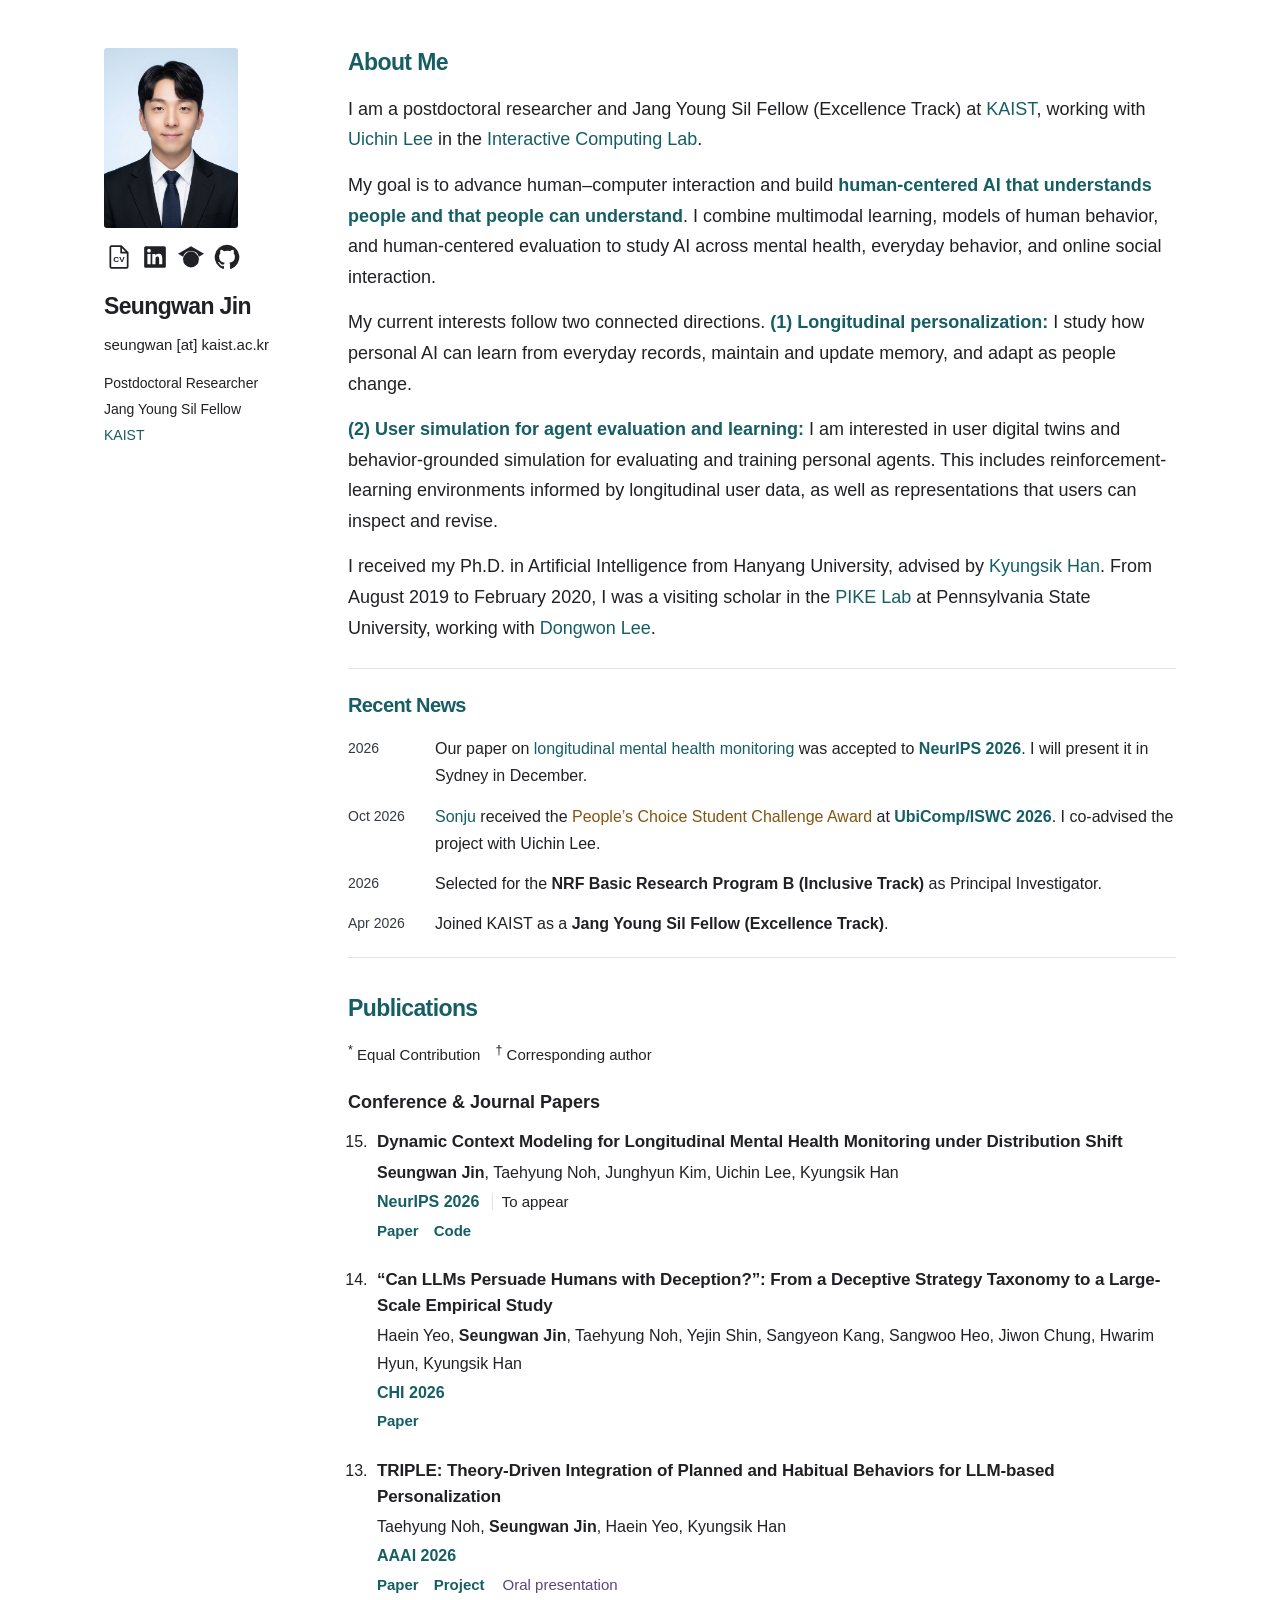
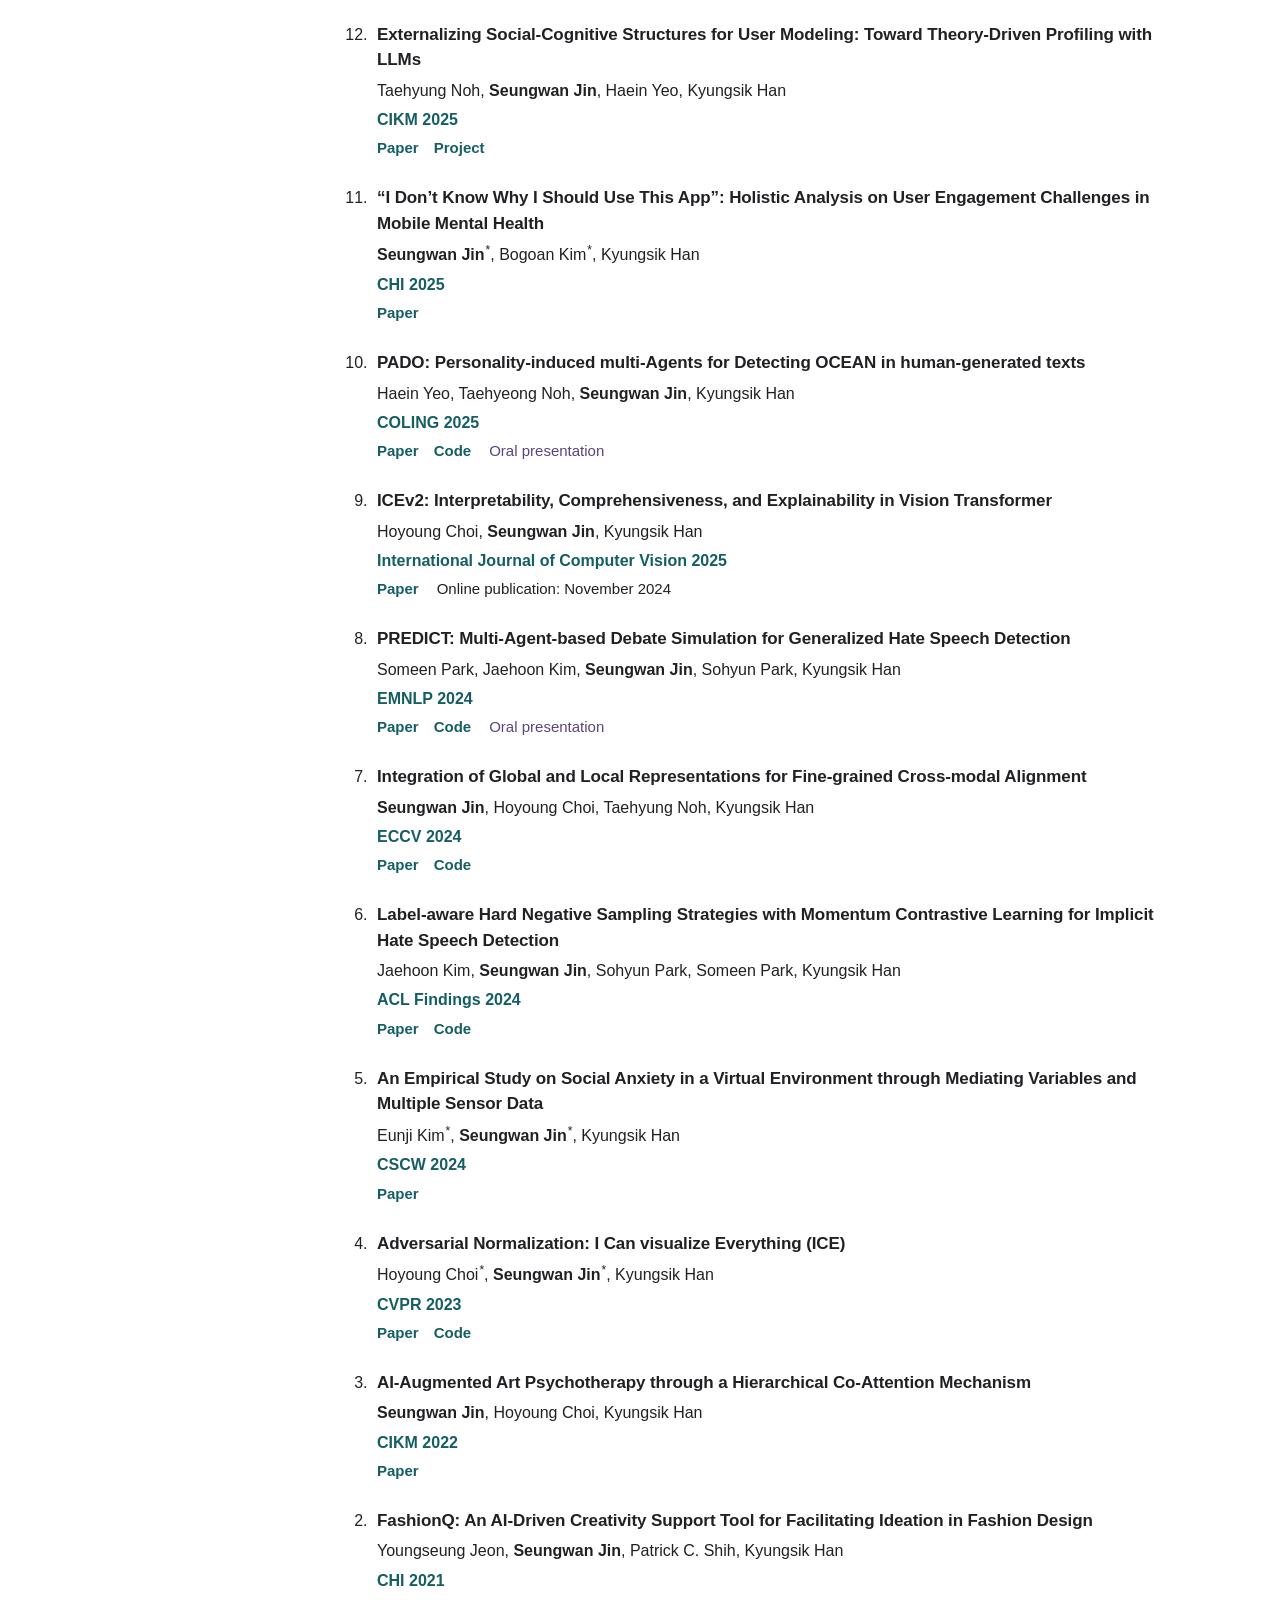
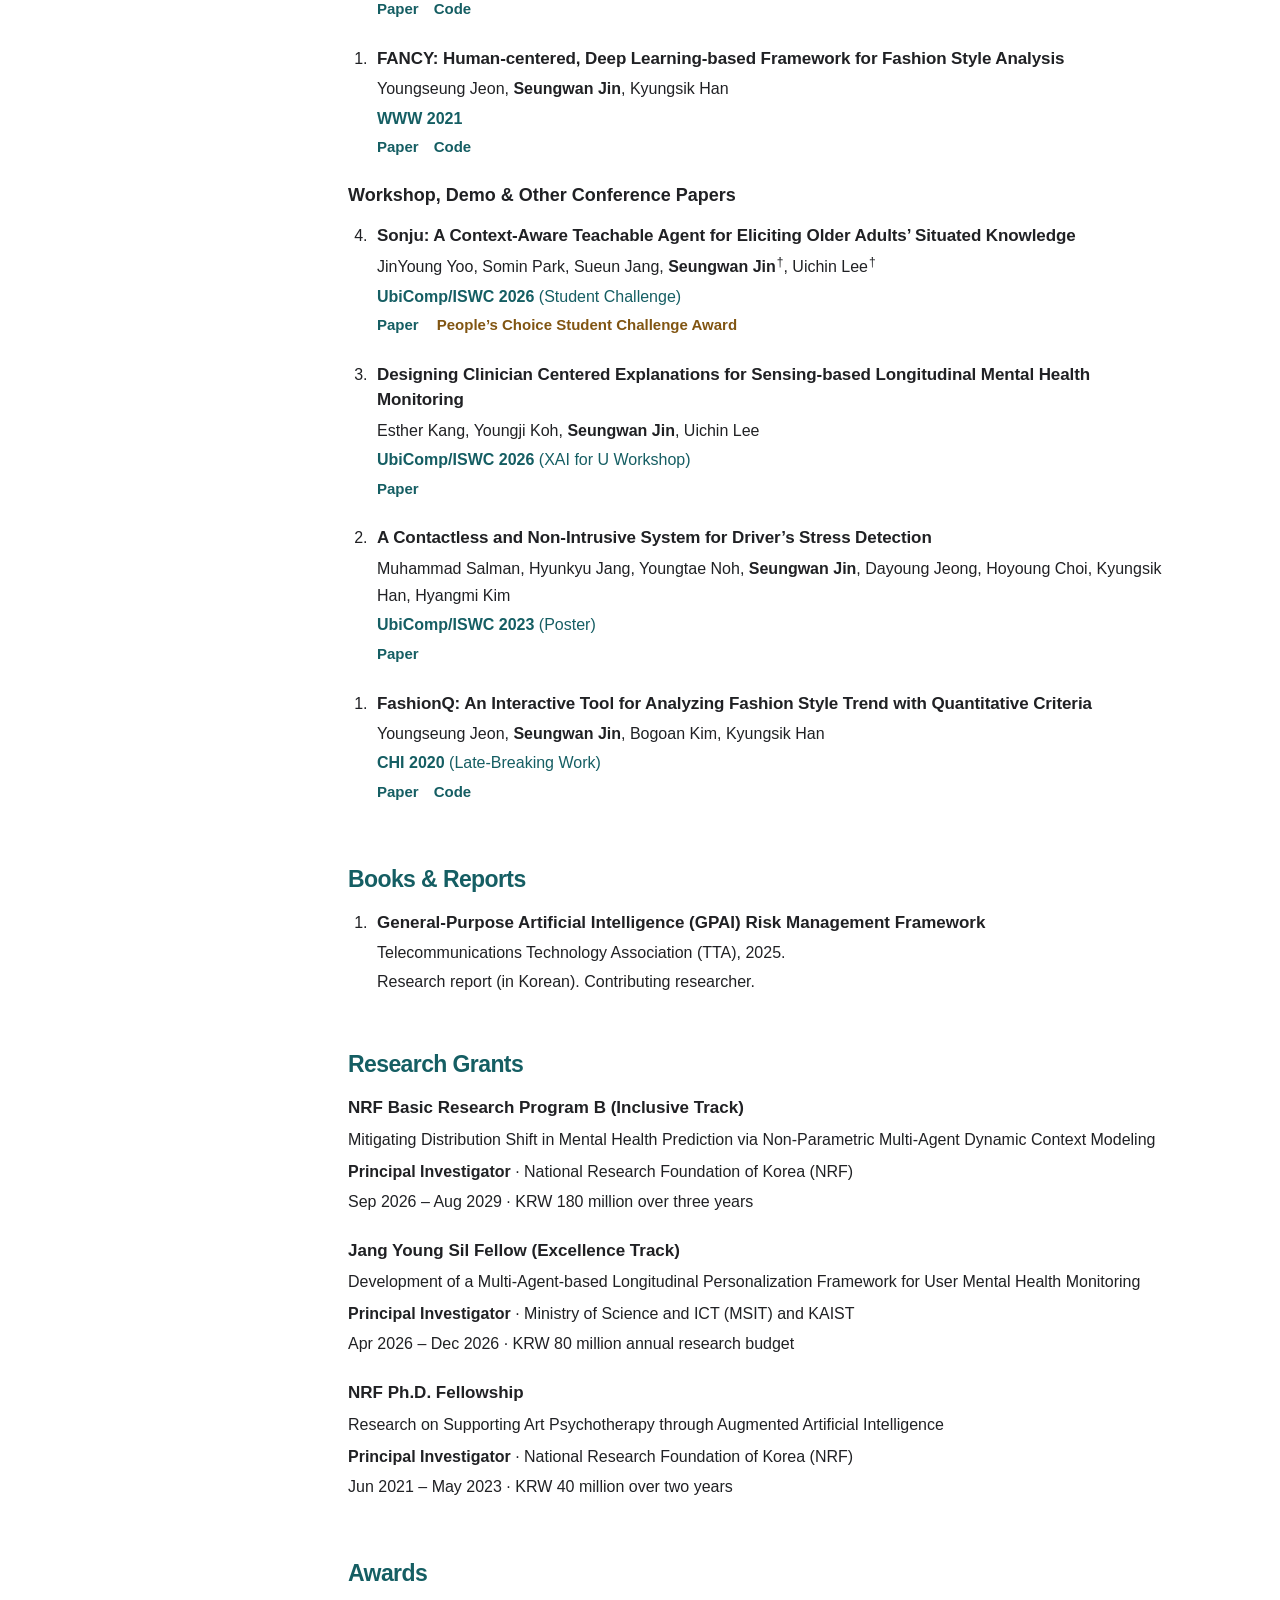
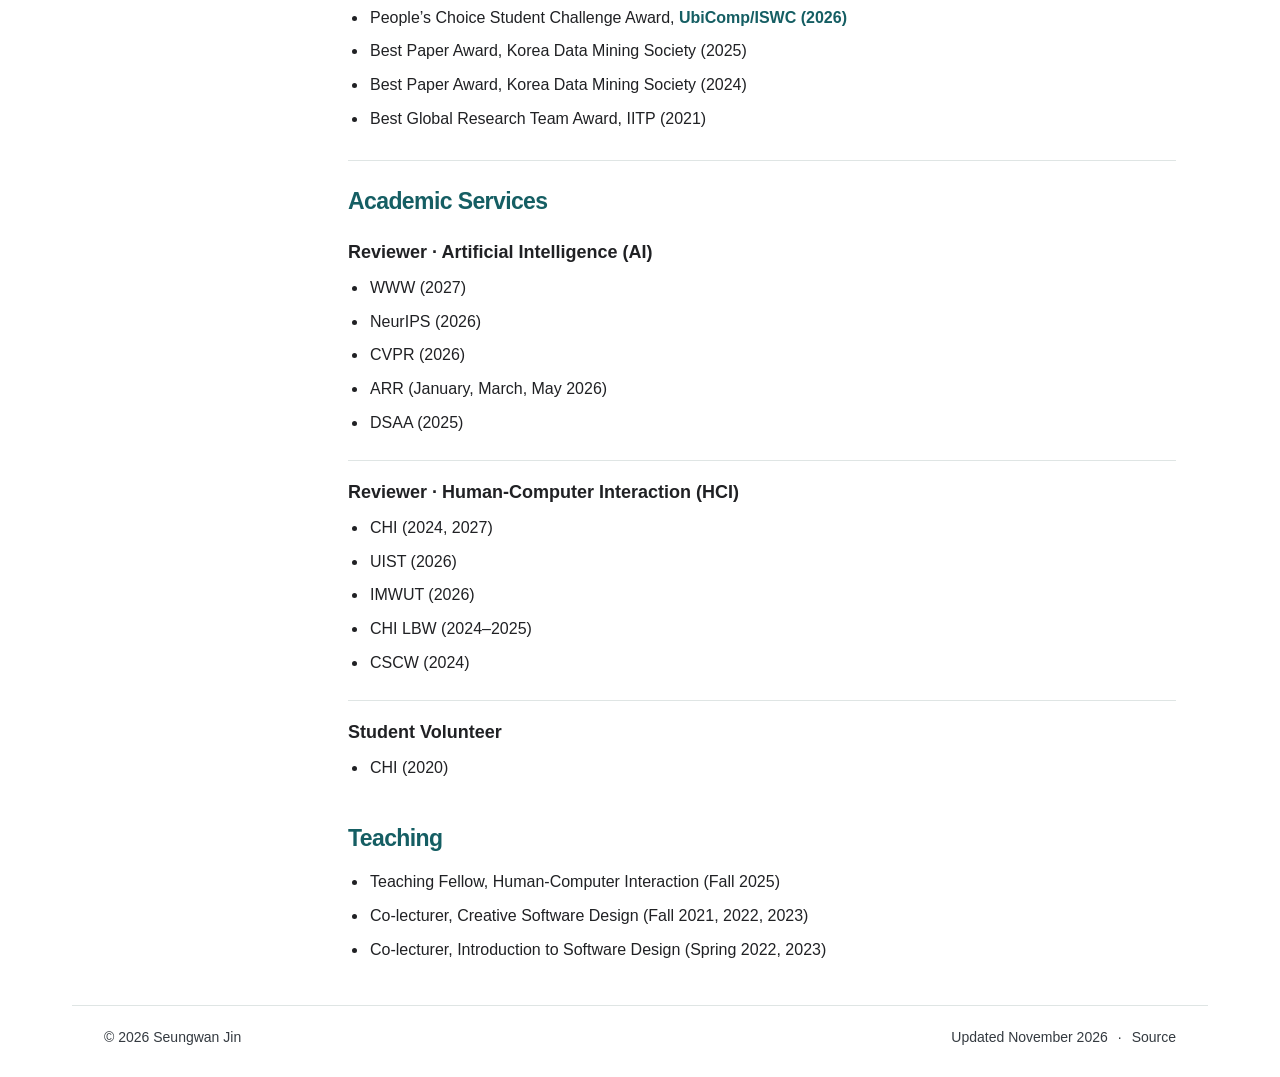
<file: index.html>
<!doctype html>
<html lang="en">
<head>
  <meta charset="utf-8">
  <meta name="viewport" content="width=device-width, initial-scale=1">
  <title>Seungwan Jin | Human-Centered AI · KAIST</title>
  <meta name="description" content="Seungwan Jin is a postdoctoral researcher and Jang Young Sil Fellow at KAIST. His research spans longitudinal personalization, digital health, multimodal AI, and human–AI interaction.">
  <meta name="theme-color" content="#155e63">
  <link rel="canonical" href="https://seun9wanjin.github.io/">
  <meta property="og:type" content="profile">
  <meta property="og:title" content="Seungwan Jin | Human-Centered AI">
  <meta property="og:description" content="Postdoctoral Researcher and Jang Young Sil Fellow at KAIST. Longitudinal personalization, digital health, and human–AI interaction.">
  <meta property="og:url" content="https://seun9wanjin.github.io/">
  <meta property="og:image" content="https://seun9wanjin.github.io/assets/images/seungwan-jin-formal.png">
  <meta name="twitter:card" content="summary">
  <link rel="icon" href="assets/favicon.svg" type="image/svg+xml">
  <link rel="stylesheet" href="assets/style.css?v=f862e1166808">
  <script type="application/ld+json">{"@context":"https://schema.org","@type":"Person","name":"Seungwan Jin","url":"https://seun9wanjin.github.io/","image":"https://seun9wanjin.github.io/assets/images/seungwan-jin-formal.png","jobTitle":"Postdoctoral Researcher","affiliation":{"@type":"Organization","name":"KAIST"},"email":"seungwan@kaist.ac.kr","sameAs":["https://scholar.google.com/citations?user=OYYoqS0AAAAJ","https://github.com/seun9wanjin","https://www.linkedin.com/in/seungwanjin/"]}</script>
</head>
<body>
<a class="skip-link" href="#main">Skip to content</a>
<main id="main" class="wrap page-layout">
<aside class="profile-sidebar" aria-label="Profile">
  <img class="profile-photo" src="assets/images/seungwan-jin-formal.png" width="893" height="1200" alt="Seungwan Jin" fetchpriority="high">
  <div class="profile-icons" aria-label="Contact and profiles">
    <a href="assets/docs/CV-Seungwan-Jin.pdf?v=61e14e675741" aria-label="Curriculum vitae" title="Curriculum vitae"><svg viewBox="0 0 24 24" aria-hidden="true"><path d="M14 2H5a1 1 0 0 0-1 1v18a1 1 0 0 0 1 1h14a1 1 0 0 0 1-1V8zM14 2v6h6" fill="none" stroke="currentColor" stroke-width="1.6" stroke-linejoin="round"/><text x="12" y="17" font-size="7.5" font-family="Arial,sans-serif" font-weight="700" text-anchor="middle" fill="currentColor">CV</text></svg></a>
    <a href="https://www.linkedin.com/in/seungwanjin/" aria-label="LinkedIn" title="LinkedIn"><svg viewBox="0 0 24 24" aria-hidden="true" fill="currentColor"><path d="M20.45 2H3.55C2.69 2 2 2.68 2 3.52v16.96C2 21.32 2.69 22 3.55 22h16.9c.86 0 1.55-.68 1.55-1.52V3.52C22 2.68 21.31 2 20.45 2ZM7.93 18.75H4.98V9.2h2.95v9.55ZM6.45 7.9a1.71 1.71 0 1 1 0-3.42 1.71 1.71 0 0 1 0 3.42Zm12.3 10.85H15.8V14.1c0-1.11-.02-2.54-1.55-2.54-1.55 0-1.79 1.21-1.79 2.46v4.73H9.52V9.2h2.82v1.31h.04c.39-.74 1.35-1.52 2.79-1.52 2.98 0 3.53 1.96 3.53 4.51v5.25Z"/></svg></a>
    <a href="https://scholar.google.com/citations?user=OYYoqS0AAAAJ" aria-label="Google Scholar" title="Google Scholar"><svg viewBox="0 0 24 24" aria-hidden="true" fill="currentColor"><path d="M12 2 0 9l4.7 2.75A7.3 7.3 0 0 1 12 6.7a7.3 7.3 0 0 1 7.3 5.05L24 9 12 2Z"/><circle cx="12" cy="14.3" r="7.3"/><path d="M8.3 14.3h7.4M12 10.6v7.4" stroke="white" stroke-width="0"/></svg></a>
    <a href="https://github.com/seun9wanjin" aria-label="GitHub" title="GitHub"><svg viewBox="0 0 24 24" aria-hidden="true" fill="currentColor"><path d="M12 .8a11.4 11.4 0 0 0-3.6 22.2c.57.1.78-.25.78-.55v-2.12c-3.18.69-3.85-1.35-3.85-1.35-.52-1.32-1.27-1.67-1.27-1.67-1.04-.71.08-.7.08-.7 1.15.08 1.76 1.18 1.76 1.18 1.02 1.75 2.67 1.25 3.32.96.1-.74.4-1.25.73-1.54-2.54-.29-5.21-1.27-5.21-5.66 0-1.25.45-2.27 1.18-3.07-.12-.29-.51-1.45.11-3.03 0 0 .96-.31 3.14 1.17A10.9 10.9 0 0 1 12 6.24c.97 0 1.95.13 2.86.38 2.18-1.48 3.14-1.17 3.14-1.17.62 1.58.23 2.74.11 3.03.73.8 1.18 1.82 1.18 3.07 0 4.4-2.68 5.37-5.23 5.65.41.36.78 1.05.78 2.12v3.13c0 .31.2.66.79.55A11.4 11.4 0 0 0 12 .8Z"/></svg></a>
  </div>
  <div class="profile-info"><h1>Seungwan Jin</h1><p class="profile-email">seungwan [at] kaist.ac.kr</p><p>Postdoctoral Researcher<br>Jang Young Sil Fellow<br><a href="https://www.kaist.ac.kr/en/">KAIST</a></p></div>
</aside>
<div class="main-content">
<section id="about" class="about" aria-labelledby="about-heading">
  <h2 id="about-heading">About Me</h2>
  <p>I am a postdoctoral researcher and Jang Young Sil Fellow (Excellence Track) at <a href="https://www.kaist.ac.kr/en/">KAIST</a>, working with <a href="https://ic.kaist.ac.kr/">Uichin Lee</a> in the <a href="https://ic.kaist.ac.kr/">Interactive Computing Lab</a>.</p>
  <p>My goal is to advance human–computer interaction and build <strong>human-centered AI that understands people and that people can understand</strong>. I combine multimodal learning, models of human behavior, and human-centered evaluation to study AI across mental health, everyday behavior, and online social interaction.</p>
  <p>My current interests follow two connected directions. <strong>(1) Longitudinal personalization:</strong> I study how personal AI can learn from everyday records, maintain and update memory, and adapt as people change.</p>
  <p><strong>(2) User simulation for agent evaluation and learning:</strong> I am interested in user digital twins and behavior-grounded simulation for evaluating and training personal agents. This includes reinforcement-learning environments informed by longitudinal user data, as well as representations that users can inspect and revise.</p>
  <p>I received my Ph.D. in Artificial Intelligence from Hanyang University, advised by <a href="https://hcc.hanyang.ac.kr/">Kyungsik Han</a>. From August 2019 to February 2020, I was a visiting scholar in the <a href="https://pike.psu.edu/">PIKE Lab</a> at Pennsylvania State University, working with <a href="https://pike.psu.edu/dongwon/">Dongwon Lee</a>.</p>
</section>

<section class="news" aria-labelledby="news-heading"><h2 id="news-heading">Recent News</h2><ul>
  <li><time datetime="2026">2026</time><p>Our paper on <a href="https://ic.kaist.ac.kr/publications/papers/jin2026dynamic.pdf">longitudinal mental health monitoring</a> was accepted to <span class="venue-year"><abbr title="Conference on Neural Information Processing Systems">NeurIPS</abbr> 2026</span>. I will present it in Sydney in December.</p></li>
  <li><time datetime="2026-10">Oct 2026</time><p><a href="https://ic.kaist.ac.kr/publications/papers/yoo2026sonju.pdf">Sonju</a> received the <a class="news-award" href="https://www.ubicomp.org/ubicomp-iswc-2026/awards-all/">People’s Choice Student Challenge Award</a> at <span class="venue-year"><abbr title="ACM International Joint Conference on Pervasive and Ubiquitous Computing and ACM International Symposium on Wearable Computing">UbiComp/ISWC</abbr> 2026</span>. I co-advised the project with Uichin Lee.</p></li>
  <li><time datetime="2026">2026</time><p>Selected for the <strong>NRF Basic Research Program B (Inclusive Track)</strong> as Principal Investigator.</p></li>
  <li><time datetime="2026-04">Apr 2026</time><p>Joined KAIST as a <strong>Jang Young Sil Fellow (Excellence Track)</strong>.</p></li>
</ul></section>

<section id="publications" class="section" aria-labelledby="publications-heading">
  <div class="section-heading"><h2 id="publications-heading">Publications</h2></div>
  <p class="publication-caption"><span><sup>*</sup> Equal Contribution</span> <span><sup>†</sup> Corresponding author</span></p>
  <h3 class="publication-group">Conference &amp; Journal Papers</h3>
  <ol id="publication-list" class="publication-list" reversed start="15"><li class="publication" id="paper-dycon">
      <h3>Dynamic Context Modeling for Longitudinal Mental Health Monitoring under Distribution Shift</h3><p class="authors"><strong>Seungwan Jin</strong>, Taehyung Noh, Junghyun Kim, Uichin Lee, Kyungsik Han</p>
      <p class="pub-venue"><span class="venue-year"><abbr title="Conference on Neural Information Processing Systems">NeurIPS</abbr> 2026</span> <span class="status">To appear</span></p>
      <div class="pub-bottom"><div class="pub-links"><a href="https://ic.kaist.ac.kr/publications/papers/jin2026dynamic.pdf">Paper</a> <a href="https://github.com/seun9wanjin/DyCon">Code</a></div></div>
    </li>
<li class="publication" id="paper-deceptive-persuasion">
      <h3>“Can LLMs Persuade Humans with Deception?”: From a Deceptive Strategy Taxonomy to a Large-Scale Empirical Study</h3><p class="authors">Haein Yeo, <strong>Seungwan Jin</strong>, Taehyung Noh, Yejin Shin, Sangyeon Kang, Sangwoo Heo, Jiwon Chung, Hwarim Hyun, Kyungsik Han</p>
      <p class="pub-venue"><span class="venue-year"><abbr title="ACM Conference on Human Factors in Computing Systems">CHI</abbr> 2026</span></p>
      <div class="pub-bottom"><div class="pub-links"><a href="https://doi.org/10.1145/3772318.3791188">Paper</a></div></div>
    </li>
<li class="publication" id="paper-triple-aaai">
      <h3>TRIPLE: Theory-Driven Integration of Planned and Habitual Behaviors for LLM-based Personalization</h3><p class="authors">Taehyung Noh, <strong>Seungwan Jin</strong>, Haein Yeo, Kyungsik Han</p>
      <p class="pub-venue"><span class="venue-year"><abbr title="AAAI Conference on Artificial Intelligence">AAAI</abbr> 2026</span></p>
      <div class="pub-bottom"><div class="pub-links"><a href="https://doi.org/10.1609/aaai.v40i21.38818">Paper</a> <a href="https://yestaehyung.github.io/aaai26-triple/">Project</a></div><span class="pub-note oral">Oral presentation</span></div>
    </li>
<li class="publication" id="paper-triple-cikm">
      <h3>Externalizing Social-Cognitive Structures for User Modeling: Toward Theory-Driven Profiling with LLMs</h3><p class="authors">Taehyung Noh, <strong>Seungwan Jin</strong>, Haein Yeo, Kyungsik Han</p>
      <p class="pub-venue"><span class="venue-year"><abbr title="ACM International Conference on Information and Knowledge Management">CIKM</abbr> 2025</span></p>
      <div class="pub-bottom"><div class="pub-links"><a href="https://doi.org/10.1145/3746252.3760965">Paper</a> <a href="https://yestaehyung.github.io/cikm25-triple/">Project</a></div></div>
    </li>
<li class="publication" id="paper-engagement">
      <h3>“I Don’t Know Why I Should Use This App”: Holistic Analysis on User Engagement Challenges in Mobile Mental Health</h3><p class="authors"><strong>Seungwan Jin</strong><sup>*</sup>, Bogoan Kim<sup>*</sup>, Kyungsik Han</p>
      <p class="pub-venue"><span class="venue-year"><abbr title="ACM Conference on Human Factors in Computing Systems">CHI</abbr> 2025</span></p>
      <div class="pub-bottom"><div class="pub-links"><a href="https://doi.org/10.1145/3706598.3713732">Paper</a></div></div>
    </li>
<li class="publication" id="paper-pado">
      <h3>PADO: Personality-induced multi-Agents for Detecting OCEAN in human-generated texts</h3><p class="authors">Haein Yeo, Taehyeong Noh, <strong>Seungwan Jin</strong>, Kyungsik Han</p>
      <p class="pub-venue"><span class="venue-year"><abbr title="International Conference on Computational Linguistics">COLING</abbr> 2025</span></p>
      <div class="pub-bottom"><div class="pub-links"><a href="https://aclanthology.org/2025.coling-main.382/">Paper</a> <a href="https://github.com/Hanyang-HCC-Lab/PADO">Code</a></div><span class="pub-note oral">Oral presentation</span></div>
    </li>
<li class="publication" id="paper-icev2">
      <h3>ICEv2: Interpretability, Comprehensiveness, and Explainability in Vision Transformer</h3><p class="authors">Hoyoung Choi, <strong>Seungwan Jin</strong>, Kyungsik Han</p>
      <p class="pub-venue"><span class="venue-year">International Journal of Computer Vision 2025</span></p>
      <div class="pub-bottom"><div class="pub-links"><a href="https://doi.org/10.1007/s11263-024-02290-6">Paper</a></div><span class="pub-note">Online publication: November 2024</span></div>
    </li>
<li class="publication" id="paper-predict">
      <h3>PREDICT: Multi-Agent-based Debate Simulation for Generalized Hate Speech Detection</h3><p class="authors">Someen Park, Jaehoon Kim, <strong>Seungwan Jin</strong>, Sohyun Park, Kyungsik Han</p>
      <p class="pub-venue"><span class="venue-year"><abbr title="Conference on Empirical Methods in Natural Language Processing">EMNLP</abbr> 2024</span></p>
      <div class="pub-bottom"><div class="pub-links"><a href="https://doi.org/10.18653/v1/2024.emnlp-main.1166">Paper</a> <a href="https://github.com/Hanyang-HCC-Lab/PREDICT">Code</a></div><span class="pub-note oral">Oral presentation</span></div>
    </li>
<li class="publication" id="paper-fashion-fine">
      <h3>Integration of Global and Local Representations for Fine-grained Cross-modal Alignment</h3><p class="authors"><strong>Seungwan Jin</strong>, Hoyoung Choi, Taehyung Noh, Kyungsik Han</p>
      <p class="pub-venue"><span class="venue-year"><abbr title="European Conference on Computer Vision">ECCV</abbr> 2024</span></p>
      <div class="pub-bottom"><div class="pub-links"><a href="https://doi.org/10.1007/978-3-031-73010-8_4">Paper</a> <a href="https://github.com/seun9wanjin/Fashion-FINE">Code</a></div></div>
    </li>
<li class="publication" id="paper-label-aware">
      <h3>Label-aware Hard Negative Sampling Strategies with Momentum Contrastive Learning for Implicit Hate Speech Detection</h3><p class="authors">Jaehoon Kim, <strong>Seungwan Jin</strong>, Sohyun Park, Someen Park, Kyungsik Han</p>
      <p class="pub-venue"><span class="venue-year"><abbr title="Findings of the Association for Computational Linguistics">ACL Findings</abbr> 2024</span></p>
      <div class="pub-bottom"><div class="pub-links"><a href="https://doi.org/10.18653/v1/2024.findings-acl.957">Paper</a> <a href="https://github.com/Hanyang-HCC-Lab/LAHN">Code</a></div></div>
    </li>
<li class="publication" id="paper-social-anxiety">
      <h3>An Empirical Study on Social Anxiety in a Virtual Environment through Mediating Variables and Multiple Sensor Data</h3><p class="authors">Eunji Kim<sup>*</sup>, <strong>Seungwan Jin</strong><sup>*</sup>, Kyungsik Han</p>
      <p class="pub-venue"><span class="venue-year"><abbr title="ACM Conference on Computer-Supported Cooperative Work and Social Computing">CSCW</abbr> 2024</span></p>
      <div class="pub-bottom"><div class="pub-links"><a href="https://doi.org/10.1145/3686977">Paper</a></div></div>
    </li>
<li class="publication" id="paper-ice">
      <h3>Adversarial Normalization: I Can visualize Everything (ICE)</h3><p class="authors">Hoyoung Choi<sup>*</sup>, <strong>Seungwan Jin</strong><sup>*</sup>, Kyungsik Han</p>
      <p class="pub-venue"><span class="venue-year"><abbr title="IEEE/CVF Conference on Computer Vision and Pattern Recognition">CVPR</abbr> 2023</span></p>
      <div class="pub-bottom"><div class="pub-links"><a href="https://doi.org/10.1109/CVPR52729.2023.01166">Paper</a> <a href="https://github.com/Hanyang-HCC-Lab/ICE">Code</a></div></div>
    </li>
<li class="publication" id="paper-art-therapy">
      <h3>AI-Augmented Art Psychotherapy through a Hierarchical Co-Attention Mechanism</h3><p class="authors"><strong>Seungwan Jin</strong>, Hoyoung Choi, Kyungsik Han</p>
      <p class="pub-venue"><span class="venue-year"><abbr title="ACM International Conference on Information and Knowledge Management">CIKM</abbr> 2022</span></p>
      <div class="pub-bottom"><div class="pub-links"><a href="https://doi.org/10.1145/3511808.3557542">Paper</a></div></div>
    </li>
<li class="publication" id="paper-fashionq">
      <h3>FashionQ: An AI-Driven Creativity Support Tool for Facilitating Ideation in Fashion Design</h3><p class="authors">Youngseung Jeon, <strong>Seungwan Jin</strong>, Patrick C. Shih, Kyungsik Han</p>
      <p class="pub-venue"><span class="venue-year"><abbr title="ACM Conference on Human Factors in Computing Systems">CHI</abbr> 2021</span></p>
      <div class="pub-bottom"><div class="pub-links"><a href="https://doi.org/10.1145/3411764.3445093">Paper</a> <a href="https://github.com/Hanyang-HCC-Lab/FashionQ">Code</a></div></div>
    </li>
<li class="publication" id="paper-fancy">
      <h3>FANCY: Human-centered, Deep Learning-based Framework for Fashion Style Analysis</h3><p class="authors">Youngseung Jeon, <strong>Seungwan Jin</strong>, Kyungsik Han</p>
      <p class="pub-venue"><span class="venue-year"><abbr title="The Web Conference">WWW</abbr> 2021</span></p>
      <div class="pub-bottom"><div class="pub-links"><a href="https://doi.org/10.1145/3442381.3449833">Paper</a> <a href="https://github.com/Hanyang-HCC-Lab/FashionQ">Code</a></div></div>
    </li></ol>
  <h3 class="publication-group">Workshop, Demo &amp; Other Conference Papers</h3>
  <ol id="companion-list" class="publication-list" reversed start="4"><li class="publication" id="paper-sonju">
      <h3>Sonju: A Context-Aware Teachable Agent for Eliciting Older Adults’ Situated Knowledge</h3><p class="authors">JinYoung Yoo, Somin Park, Sueun Jang, <strong>Seungwan Jin</strong><sup>†</sup>, Uichin Lee<sup>†</sup></p>
      <p class="pub-venue"><span class="venue-year"><abbr title="ACM International Joint Conference on Pervasive and Ubiquitous Computing and ACM International Symposium on Wearable Computing">UbiComp/ISWC</abbr> 2026 <span class="venue-track">(Student Challenge)</span></span></p>
      <div class="pub-bottom"><div class="pub-links"><a href="https://ic.kaist.ac.kr/publications/papers/yoo2026sonju.pdf">Paper</a></div><span class="pub-note award">People’s Choice Student Challenge Award</span></div>
    </li>
<li class="publication" id="paper-clinician-explanations">
      <h3>Designing Clinician Centered Explanations for Sensing-based Longitudinal Mental Health Monitoring</h3><p class="authors">Esther Kang, Youngji Koh, <strong>Seungwan Jin</strong>, Uichin Lee</p>
      <p class="pub-venue"><span class="venue-year"><abbr title="ACM International Joint Conference on Pervasive and Ubiquitous Computing and ACM International Symposium on Wearable Computing">UbiComp/ISWC</abbr> 2026 <span class="venue-track">(XAI for U Workshop)</span></span></p>
      <div class="pub-bottom"><div class="pub-links"><a href="https://ic.kaist.ac.kr/publications/papers/kang2026clinician.pdf">Paper</a></div></div>
    </li>
<li class="publication" id="paper-driver-stress">
      <h3>A Contactless and Non-Intrusive System for Driver’s Stress Detection</h3><p class="authors">Muhammad Salman, Hyunkyu Jang, Youngtae Noh, <strong>Seungwan Jin</strong>, Dayoung Jeong, Hoyoung Choi, Kyungsik Han, Hyangmi Kim</p>
      <p class="pub-venue"><span class="venue-year"><abbr title="ACM International Joint Conference on Pervasive and Ubiquitous Computing and ACM International Symposium on Wearable Computing">UbiComp/ISWC</abbr> 2023 <span class="venue-track">(Poster)</span></span></p>
      <div class="pub-bottom"><div class="pub-links"><a href="https://doi.org/10.1145/3594739.3610691">Paper</a></div></div>
    </li>
<li class="publication" id="paper-fashionq-lbw">
      <h3>FashionQ: An Interactive Tool for Analyzing Fashion Style Trend with Quantitative Criteria</h3><p class="authors">Youngseung Jeon, <strong>Seungwan Jin</strong>, Bogoan Kim, Kyungsik Han</p>
      <p class="pub-venue"><span class="venue-year"><abbr title="ACM Conference on Human Factors in Computing Systems">CHI</abbr> 2020 <span class="venue-track">(Late-Breaking Work)</span></span></p>
      <div class="pub-bottom"><div class="pub-links"><a href="https://doi.org/10.1145/3334480.3382978">Paper</a> <a href="https://github.com/Hanyang-HCC-Lab/FashionQ">Code</a></div></div>
    </li></ol>
</section>

<section id="books" class="section books" aria-labelledby="books-heading">
  <div class="section-heading"><h2 id="books-heading">Books &amp; Reports</h2></div>
  <ol class="book-list" reversed><li><h3><a href="https://astlyi.s3.ap-northeast-2.amazonaws.com/2025/TTA_%E1%84%87%E1%85%A5%E1%86%B7%E1%84%8B%E1%85%AD%E1%86%BC+%E1%84%8B%E1%85%B5%E1%86%AB%E1%84%80%E1%85%A9%E1%86%BC%E1%84%8C%E1%85%B5%E1%84%82%E1%85%B3%E1%86%BC+(GPAI)+%E1%84%8B%E1%85%B1%E1%84%92%E1%85%A5%E1%86%B7+%E1%84%80%E1%85%AA%E1%86%AB%E1%84%85%E1%85%B5+%E1%84%91%E1%85%B3%E1%84%85%E1%85%A6%E1%84%8B%E1%85%B5%E1%86%B7%E1%84%8B%E1%85%AF%E1%84%8F%E1%85%B3.pdf">General-Purpose Artificial Intelligence (GPAI) Risk Management Framework</a></h3><p>Telecommunications Technology Association (TTA), 2025.</p><p class="book-credit">Research report (in Korean). Contributing researcher.</p></li></ol>
</section>

<section id="grants" class="section grants" aria-labelledby="grants-heading">
  <div class="section-heading"><h2 id="grants-heading">Research Grants</h2></div>
  <ul class="grant-list"><li><h3>NRF Basic Research Program B (Inclusive Track)</h3><p class="grant-title">Mitigating Distribution Shift in Mental Health Prediction via Non-Parametric Multi-Agent Dynamic Context Modeling</p><p><strong>Principal Investigator</strong> · National Research Foundation of Korea (NRF)</p><p class="grant-details">Sep 2026 – Aug 2029 · KRW 180 million over three years</p></li>
<li><h3>Jang Young Sil Fellow (Excellence Track)</h3><p class="grant-title">Development of a Multi-Agent-based Longitudinal Personalization Framework for User Mental Health Monitoring</p><p><strong>Principal Investigator</strong> · Ministry of Science and ICT (MSIT) and KAIST</p><p class="grant-details">Apr 2026 – Dec 2026 · KRW 80 million annual research budget</p></li>
<li><h3>NRF Ph.D. Fellowship</h3><p class="grant-title">Research on Supporting Art Psychotherapy through Augmented Artificial Intelligence</p><p><strong>Principal Investigator</strong> · National Research Foundation of Korea (NRF)</p><p class="grant-details">Jun 2021 – May 2023 · KRW 40 million over two years</p></li></ul>
</section>

<section id="awards" class="section awards" aria-labelledby="awards-heading"><h2 id="awards-heading">Awards</h2>
  <ul class="service-list"><li>People’s Choice Student Challenge Award, <span class="venue-year"><abbr title="ACM International Joint Conference on Pervasive and Ubiquitous Computing and ACM International Symposium on Wearable Computing">UbiComp/ISWC</abbr> (2026)</span></li>
<li>Best Paper Award, Korea Data Mining Society (2025)</li>
<li>Best Paper Award, Korea Data Mining Society (2024)</li>
<li>Best Global Research Team Award, IITP (2021)</li></ul>
</section>

<section id="service" class="section service" aria-labelledby="service-heading"><h2 id="service-heading">Academic Services</h2>
  <div class="service-group"><h3 class="service-group-title">Reviewer · Artificial Intelligence (AI)</h3>
<ul class="service-list"><li><span class="venue-year"><abbr title="The ACM Web Conference">WWW</abbr> (2027)</span></li>
<li><span class="venue-year"><abbr title="Conference on Neural Information Processing Systems">NeurIPS</abbr> (2026)</span></li>
<li><span class="venue-year"><abbr title="IEEE/CVF Conference on Computer Vision and Pattern Recognition">CVPR</abbr> (2026)</span></li>
<li><span class="venue-year"><abbr title="ACL Rolling Review">ARR</abbr> (January, March, May 2026)</span></li>
<li><span class="venue-year"><abbr title="IEEE International Conference on Data Science and Advanced Analytics">DSAA</abbr> (2025)</span></li></ul></div>
<div class="service-group"><h3 class="service-group-title">Reviewer · Human-Computer Interaction (HCI)</h3>
<ul class="service-list"><li><span class="venue-year"><abbr title="ACM Conference on Human Factors in Computing Systems">CHI</abbr> (2024, 2027)</span></li>
<li><span class="venue-year"><abbr title="ACM Symposium on User Interface Software and Technology">UIST</abbr> (2026)</span></li>
<li><span class="venue-year"><abbr title="Proceedings of the ACM on Interactive, Mobile, Wearable and Ubiquitous Technologies">IMWUT</abbr> (2026)</span></li>
<li><span class="venue-year"><abbr title="ACM Conference on Human Factors in Computing Systems — Late-Breaking Work">CHI LBW</abbr> (2024–2025)</span></li>
<li><span class="venue-year"><abbr title="ACM Conference on Computer-Supported Cooperative Work and Social Computing">CSCW</abbr> (2024)</span></li></ul></div>
  <div class="service-group"><h3 class="service-group-title">Student Volunteer</h3>
  <ul class="service-list"><li><span class="venue-year"><abbr title="ACM Conference on Human Factors in Computing Systems">CHI</abbr> (2020)</span></li></ul></div>
</section>
<section id="teaching" class="section teaching" aria-labelledby="teaching-heading"><h2 id="teaching-heading">Teaching</h2>
  <ul class="service-list"><li>Teaching Fellow, Human-Computer Interaction (Fall 2025)</li><li>Co-lecturer, Creative Software Design (Fall 2021, 2022, 2023)</li><li>Co-lecturer, Introduction to Software Design (Spring 2022, 2023)</li></ul>
</section>
</div>
</main>
<footer class="site-footer wrap"><p>© 2026 Seungwan Jin</p><p>Updated November 2026 <span aria-hidden="true">·</span> <a href="https://github.com/seun9wanjin/seun9wanjin.github.io">Source</a></p></footer>
</body>
</html>
</file>
<file: assets/style.css>
/* Plain academic profile, with no external dependencies. */
:root {
  --ink: #202124;
  --muted: #343a40;
  --accent: #155e63;
  --oral: #594480;
  --award: #815512;
  --line: #dfe5e4;
  --paper: #fff;
  --width: 1136px;
}

/* Base and accessibility */
* { box-sizing: border-box; }
html { scroll-behavior: smooth; scroll-padding-top: 30px; }
body {
  margin: 0;
  background: var(--paper);
  color: var(--ink);
  font-family: Inter, -apple-system, BlinkMacSystemFont, "Segoe UI", Helvetica, Arial, sans-serif;
  font-size: 17px;
  line-height: 1.65;
}
a { color: var(--accent); text-decoration: none; text-underline-offset: 4px; }
a:hover { text-decoration: underline; }
a:focus-visible { outline: 3px solid #299397; outline-offset: 4px; }
img { max-width: 100%; height: auto; }
h1, h2, h3, p { margin: 0; }
h1, h2, h3 { line-height: 1.25; }
h2 { color: var(--accent); font-size: 23px; font-weight: 600; letter-spacing: -.6px; }
strong { font-weight: 600; }
[hidden] { display: none !important; }
.wrap { max-width: var(--width); padding-inline: 32px; margin-inline: auto; }
.skip-link {
  position: fixed;
  left: 16px;
  top: -70px;
  z-index: 100;
  padding: 10px 16px;
  background: var(--accent);
  color: #fff;
}
.skip-link:focus { top: 12px; }

/* Header and profile */
.page-layout {
  display: grid;
  grid-template-columns: 180px minmax(0, 1fr);
  gap: 64px;
  padding-top: 48px;
}
.profile-sidebar { position: sticky; top: 48px; align-self: start; }
.profile-photo {
  display: block;
  width: 134px;
  height: 180px;
  margin-bottom: 19px;
  border-radius: 3px;
  object-fit: cover;
}
.profile-sidebar h1 { margin-bottom: 12px; font-size: 23px; font-weight: 650; letter-spacing: -.65px; }
.profile-info p { color: var(--ink); font-size: 14px; line-height: 1.85; }
.profile-info .profile-email { margin-bottom:14px; font-size:15px; line-height:1.6; }
.profile-icons { display:flex; align-items:center; gap:6px; margin:-6px 0 19px; }
.profile-icons a { display:flex; flex:0 0 30px; align-items:center; justify-content:center; width:30px; height:32px; color:var(--ink); border-radius:3px; }
.profile-icons a:hover { background:#f0f1f2; }
.profile-icons svg { display:block; width:26px; height:26px; }
.main-content { min-width: 0; padding-bottom:35px; }
.about h2 { margin-bottom: 17px; }
.about p { margin-bottom: 15px; font-size: 18px; line-height: 1.7; }
.about strong { color:var(--accent); }

/* News and section headings */
.news {
  margin-top: 25px;
  padding-block: 20px;
  border-top: 1px solid var(--line);
  border-bottom: 1px solid var(--line);
}
.news h2 { margin-bottom: 14px; font-size: 20px; line-height: 1.6; }
.news ul { margin: 0; padding: 0; list-style: none; }
.news li { display: grid; grid-template-columns: 74px minmax(0, 1fr); gap: 13px; }
.news li + li { margin-top: 13px; }
.news time { padding-top: 2px; color: var(--muted); font-size: 14px; white-space: nowrap; }
.news p { font-size: 16px; line-height: 1.7; }
.news .news-award { color:var(--award); }
.section { padding-top: 36px; }
.section-heading {
  display: flex;
  align-items: baseline;
  justify-content: space-between;
  gap: 20px;
  margin-bottom: 17px;
}
.quiet-link { color: var(--muted); font-size: 12px; }

/* Publications */
.publication-caption { display: flex; flex-wrap: wrap; gap: 0 1em; margin-block: 14px 3px; color: var(--ink); font-size: 15px; }
.publication-group { font-size:18px; font-weight:600; margin-top:23px; }
.publication-list { margin:16px 0 0; padding-left:24px; }
.publication { display:list-item; padding:0 0 0 5px; margin-bottom:24px; }
.publication::marker { color:var(--ink); font-size:16px; }
.pub-venue { margin-top:3px; margin-bottom: 0; color: var(--ink); font-size: 16px; font-weight: 400; line-height: 1.6; }
.venue-year { color: var(--accent); font-weight: 700; }
.venue-year abbr { text-decoration: none; }
.pub-venue .venue-track { font-weight: 400; }
.status { margin-left: 8px; padding-left: 9px; border-left: 1px solid var(--line); color: var(--ink); font-size: 15px; font-weight: 400; white-space:nowrap; }
.publication h3 { font-size: 17px; font-weight: 600; line-height: 1.5; letter-spacing: -.1px; }
.authors { margin-top: 4px; color: var(--ink); font-size: 16px; line-height: 1.7; }
.authors strong { color: var(--ink); }
.authors sup { margin-left: 1px; font-size: 12px; }
.pub-bottom { display: flex; align-items: baseline; flex-wrap: wrap; gap: 6px 18px; margin-top: 4px; }
.pub-links { display: flex; flex-wrap:wrap; gap: 6px 15px; font-size: 15px; font-weight: 550; }
.pub-note { color: var(--ink); font-size: 15px; }
.pub-note.oral { color: var(--oral); }
.pub-note.award { color: var(--award); font-weight: 550; }

/* Grants, background, service, and teaching */
.funding-list, .record-list, .honors-list { margin: 0; padding: 0; list-style: none; }
.funding-list li { display: grid; grid-template-columns: 92px 1fr; gap: 15px; margin-bottom: 17px; font-size: 12px; }
.funding-list li > span { padding-top: 3px; color: var(--muted); font-size: 10px; }
.funding-list h3 { font-size: 13px; font-weight: 600; line-height: 1.6; }
.funding-list p { color: var(--muted); font-size: 12px; }
.background-grid { display: grid; grid-template-columns: 1.1fr 1fr; gap: 32px; }
.column-title { margin-bottom: 19px; font-size: 15px; font-weight: 600; }
.record-list li { margin-bottom: 22px; }
.record-date { display: block; margin-bottom: 5px; color: var(--muted); font-size: 10px; }
.record-list h3 { font-size: 13px; font-weight: 600; line-height: 1.5; }
.record-list p { font-size: 12px; line-height: 1.7; }
.record-list .record-detail { color: var(--muted); font-size: 11px; }
.honors-heading { margin-top: 30px; }
.honors-list li { display: grid; grid-template-columns: 38px 1fr; gap: 12px; margin-bottom: 14px; font-size: 12px; line-height: 1.5; }
.honors-list li > span { padding-top: 2px; color: var(--muted); font-size: 10px; }
.honors-list p { margin-top: 3px; color: var(--muted); font-size: 11px; }
.service { margin-top: 26px; padding-top: 26px; border-top: 1px solid var(--line); }
.service h2 { margin-bottom: 23px; }
.service-group + .service-group { margin-top: 22px; padding-top: 18px; border-top: 1px solid var(--line); }
.service-group-title { margin: 0; color: var(--ink); font-size: 18px; font-weight: 700; line-height: 1.45; }
.service-group .venue-year { color: var(--ink); font-weight: 400; }
.service-list { margin: 16px 0 0; padding-left: 20px; font-size: 16px; line-height: 1.8; }
.service-group .service-list { margin-top: 9px; }
.service-list li { margin-bottom: 5px; padding-left: 2px; }
.site-footer {
  display: flex;
  justify-content: space-between;
  gap: 20px;
  padding-block: 20px 28px;
  border-top: 1px solid var(--line);
  color: var(--muted);
  font-size: 14px;
}
.site-footer p:last-child { display: flex; gap: 10px; }
.site-footer a { color: var(--muted); }

/* Narrow desktop and tablet */
@media (max-width: 900px) {
  .page-layout { grid-template-columns: 180px minmax(0, 1fr); gap: 32px; padding-top: 35px; }
  .profile-photo { width: 112px; height: 150px; }
  .profile-sidebar h1 { font-size: 21px; }
  .background-grid { grid-template-columns: 1fr; gap: 20px; }
}

@media (max-width: 800px) {
  .wrap { padding-inline: 25px; }
}

/* Mobile profile becomes a horizontal identity block. */
@media (max-width: 640px) {
  .page-layout { display: block; padding-top: 28px; }
  .profile-sidebar {
    position: static;
    display: grid;
    grid-template-columns: 92px minmax(0, 1fr);
    column-gap: 21px;
    margin-bottom: 29px;
    padding-bottom: 23px;
    border-bottom: 1px solid var(--line);
  }
  .profile-photo { grid-column: 1; grid-row: 1; width: 92px; height: 123px; margin: 0; }
  .profile-info { grid-column: 2; grid-row: 1; padding-top:4px; }
  .profile-sidebar h1 { margin: 0 0 11px; font-size: 24px; }
  .profile-info p { font-size: 14px; line-height: 1.85; }
  .profile-icons { grid-column:1/-1; grid-row:2; margin:10px 0 0; gap:10px; }
  .about h2, .service h2 { font-size: 21px; }
  .about p { font-size: 18px; }
  .news li { grid-template-columns: 74px minmax(0, 1fr); gap: 11px; }
  .section { padding-top: 32px; }
  .section-heading .quiet-link { font-size: 10px; }
  .funding-list li { grid-template-columns: 79px 1fr; gap: 12px; }
}

@media (max-width: 580px) {
  html { scroll-padding-top: 25px; }
  .wrap { padding-inline: 22px; }
  .news p { line-height: 1.75; }
  .section-heading { gap: 12px; }
  .record-list li { margin-bottom: 20px; }
  .record-list h3 { font-size: 14px; }
  .record-list p { font-size: 13px; }
  .record-list .record-detail { font-size: 12px; }
  .record-date { font-size: 11px; }
  .column-title { font-size: 16px; }
  .honors-list li { font-size: 13px; }
  .site-footer { flex-wrap: wrap; gap: 10px; font-size: 14px; }
  .site-footer p:last-child { gap: 7px; }
}

@media (prefers-reduced-motion: reduce) {
  html { scroll-behavior: auto; }
}

@media print {
  .profile-icons, .site-footer, .skip-link { display: none !important; }
  body { font-size: 11px; }
  a { color: inherit; }
  .wrap { max-width: none; padding: 0; }
  .page-layout { display: block; padding: 0; }
  .profile-sidebar { position: static; display: block; margin-bottom: 20px; }
  .profile-photo { float: right; width: 75px; height: 101px; }
  .about p { font-size: 11px; }
  .section { padding-top: 20px; }
  .publication { break-inside: avoid; padding-block: 12px; }
  .publication h3 { font-size: 11px; }
  .authors { font-size: 9px; }
}

/* Books and research reports */
.book-list { margin:0; padding-left:24px; font-size:16px; }
.book-list li { padding-left:5px; margin-bottom:18px; }
.book-list h3 { font-size:17px; font-weight:600; line-height:1.5; margin-bottom:4px; }
.book-list h3 a { color:var(--ink); }
.book-list p { font-size:16px; color:var(--ink); }
.book-credit { margin-top:3px; }

/* Research funding: role, scope, term, and amount. */
.grant-list { list-style:none; margin:0; padding:0; }
.grant-list li { margin-bottom:22px; }
.grant-list h3 { font-size:17px; font-weight:600; line-height:1.5; margin-bottom:5px; }
.grant-list p { font-size:16px; color:var(--ink); line-height:1.75; }
.grant-list .grant-title { color:var(--ink); margin-bottom:4px; }
.grant-details { margin-top:2px; }
</file>
